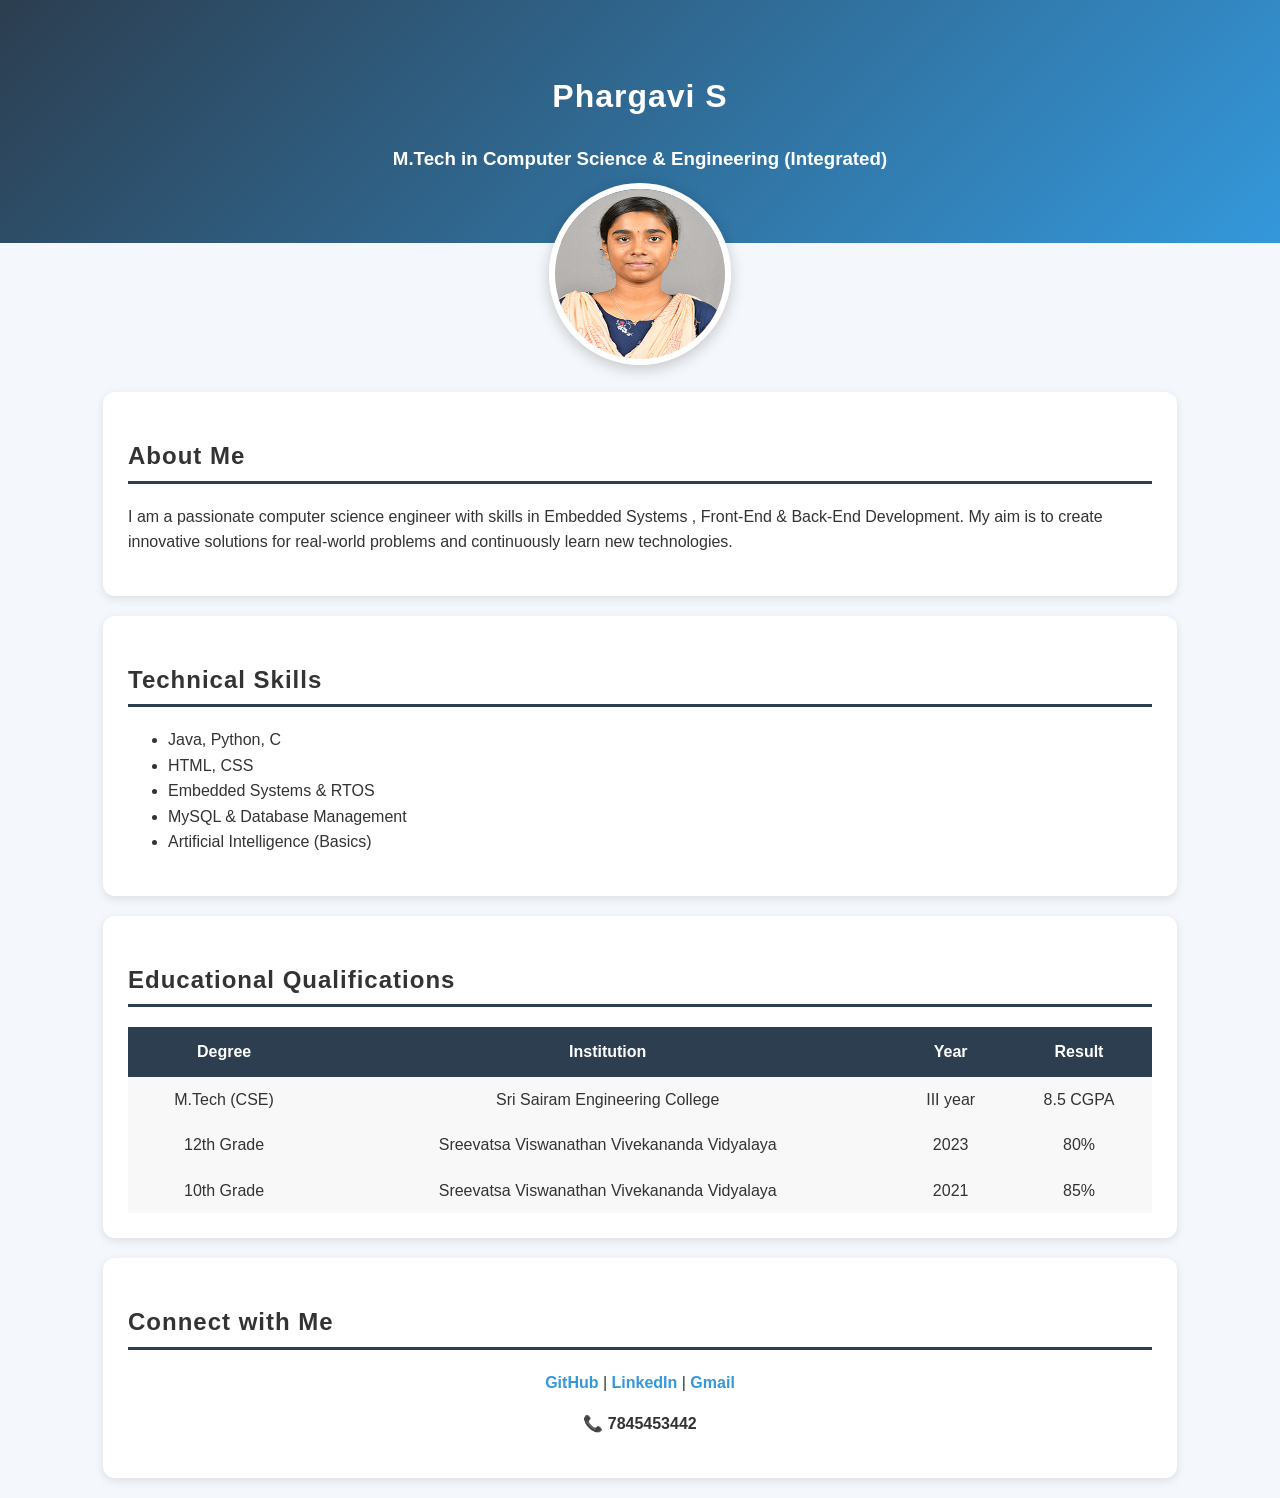
<file: index.html>
<!DOCTYPE html>
<head>
    <title>Phargavi Portfolio</title>
    <link rel="stylesheet" href="style.css">
</head>

<body>

    <!-- HEADER SECTION -->
    <header class="header">
        <h1 class="title">Phargavi S</h1>
        <h3 class="subtitle">M.Tech in Computer Science & Engineering (Integrated)</h3>
    </header>

    <!-- PROFILE IMAGE -->
    <div class="profile-pic-container">
        <img src="PHOT.png" class="profile-pic" alt="Profile Photo">
    </div>

    <!-- ABOUT SECTION -->
    <section class="card">
        <h2>About Me</h2>
        <p>
            I am a passionate computer science engineer with skills in Embedded Systems ,
            Front-End & Back-End Development. My aim is to create innovative solutions for 
            real-world problems and continuously learn new technologies.
        </p>
    </section>

    <!-- SKILLS SECTION -->
    <section class="card">
        <h2>Technical Skills</h2>
        <ul>
            <li>Java, Python, C</li>
            <li>HTML, CSS</li>
            <li>Embedded Systems & RTOS</li>
            <li>MySQL & Database Management</li>
            <li>Artificial Intelligence (Basics)</li>
        </ul>
    </section>

    <!-- EDUCATION SECTION -->
    <section class="card">
        <h2>Educational Qualifications</h2>
        <table>
            <tr>
                <th>Degree</th>
                <th>Institution</th>
                <th>Year</th>
                <th>Result</th>
            </tr>
            <tr>
                <td>M.Tech (CSE)</td>
                <td>Sri Sairam Engineering College</td>
                <td>III year</td>
                <td>8.5 CGPA</td>
            </tr>
            <tr>
                <td>12th Grade</td>
                <td>Sreevatsa Viswanathan Vivekananda Vidyalaya </td>
                <td>2023</td>
                <td>80%</td>
            </tr>
            <tr>
                <td>10th Grade</td>
                <td>Sreevatsa Viswanathan Vivekananda Vidyalaya </td>
                <td>2021</td>
                <td>85%</td>
            </tr>
        </table>
    </section>

    <!-- CONTACT LINKS -->
    <section class="card contact">
        <h2>Connect with Me</h2>
        <center>
        <p>
            <a href="https://github.com/Phargavi-S" target="_blank">GitHub</a> |
            <a href="https://www.linkedin.com/in/phargavi-s-97914b294/" target="_blank">LinkedIn</a> |
            <a href="mailto:sec23cj038@sairamtap.edu.in">Gmail</a>
        </p>
        <p class="phone">📞 7845453442</p>
        </center>
    </section>

    

</body>
</html>
</file>
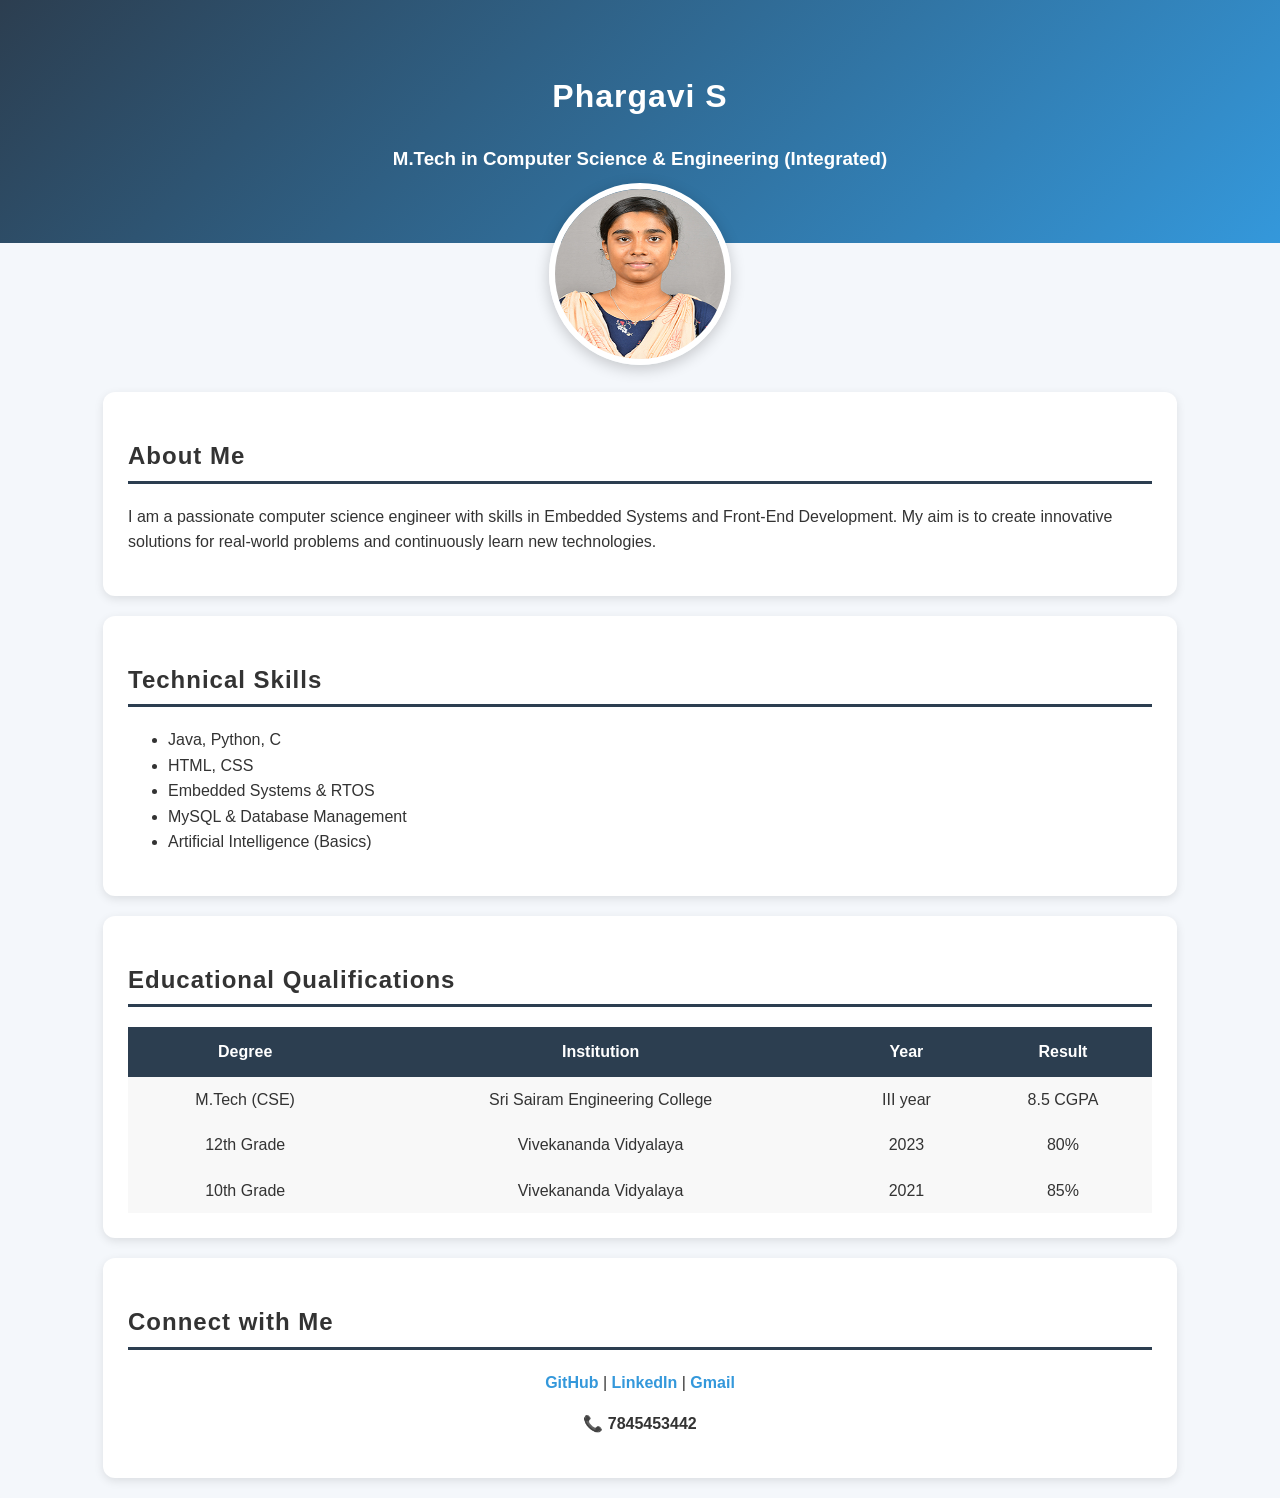
<file: ass2.html>
<!DOCTYPE html>
<head>
    <title>Phargavi Portfolio</title>
    <link rel="stylesheet" href="style.css">
</head>

<body>

    <!-- HEADER SECTION -->
    <header class="header">
        <h1 class="title">Phargavi S</h1>
        <h3 class="subtitle">M.Tech in Computer Science & Engineering (Integrated)</h3>
    </header>

    <!-- PROFILE IMAGE -->
    <div class="profile-pic-container">
        <img src="PHOT.png" class="profile-pic" alt="Profile Photo">
    </div>

    <!-- ABOUT SECTION -->
    <section class="card">
        <h2>About Me</h2>
        <p>
            I am a passionate computer science engineer with skills in Embedded Systems 
            and Front-End Development. My aim is to create innovative solutions for 
            real-world problems and continuously learn new technologies.
        </p>
    </section>

    <!-- SKILLS SECTION -->
    <section class="card">
        <h2>Technical Skills</h2>
        <ul>
            <li>Java, Python, C</li>
            <li>HTML, CSS</li>
            <li>Embedded Systems & RTOS</li>
            <li>MySQL & Database Management</li>
            <li>Artificial Intelligence (Basics)</li>
        </ul>
    </section>

    <!-- EDUCATION SECTION -->
    <section class="card">
        <h2>Educational Qualifications</h2>
        <table>
            <tr>
                <th>Degree</th>
                <th>Institution</th>
                <th>Year</th>
                <th>Result</th>
            </tr>
            <tr>
                <td>M.Tech (CSE)</td>
                <td>Sri Sairam Engineering College</td>
                <td>III year</td>
                <td>8.5 CGPA</td>
            </tr>
            <tr>
                <td>12th Grade</td>
                <td>Vivekananda Vidyalaya</td>
                <td>2023</td>
                <td>80%</td>
            </tr>
            <tr>
                <td>10th Grade</td>
                <td>Vivekananda Vidyalaya</td>
                <td>2021</td>
                <td>85%</td>
            </tr>
        </table>
    </section>

    <!-- CONTACT LINKS -->
    <section class="card contact">
        <h2>Connect with Me</h2>
        <center>
        <p>
            <a href="https://github.com/Phargavi-S" target="_blank">GitHub</a> |
            <a href="https://www.linkedin.com/in/phargavi-s-97914b294/" target="_blank">LinkedIn</a> |
            <a href="mailto:sec23cj038@sairamtap.edu.in">Gmail</a>
        </p>
        <p class="phone">📞 7845453442</p>
        </center>
    </section>

    

</body>
</html>
</file>
<file: style.css>
/* CSS VARIABLES*/
:root {
    --primary-color: #2c3e50;
    --accent-color: #3498db;
    --light-bg: #f4f7fb;
    --text-color: #333;
    --card-bg: #ffffff;
    --radius: 12px;
}

/* GLOBAL STYLES*/
body {
    margin: 0;
    padding: 0;
    background: var(--light-bg);
    font-family: "Poppins", sans-serif;
    color: var(--text-color);
    line-height: 1.6;
}

h1, h2 {
    letter-spacing: 1px;
}

/*HEADER*/
.header {
    background: linear-gradient(135deg, var(--primary-color), var(--accent-color));
    color: white;
    text-align: center;
    padding: 50px 20px;
    animation: slideDown 1s ease-in-out;
}

@keyframes slideDown {
    from { transform: translateY(-50px); opacity: 0; }
    to { transform: translateY(0); opacity: 1; }
}

/* PROFILE IMAGE*/
.profile-pic-container {
    text-align: center;
    margin-top: -60px;
}

.profile-pic {
    width: 170px;
    height: 170px;
    border-radius: 50%;
    border: 6px solid white;
    box-shadow: 0 4px 15px rgba(0,0,0,0.2);
    transition: transform .3s ease, box-shadow .3s ease;
}

.profile-pic:hover {
    transform: scale(1.1);
    box-shadow: 0 8px 25px rgba(0,0,0,0.3);
}

/* CARD SECTIONS*/
.card {
    background: var(--card-bg);
    width: 80%;
    margin: 20px auto;
    padding: 25px;
    border-radius: var(--radius);
    box-shadow: 0 3px 10px rgba(0,0,0,0.1);
    animation: fadeUp 1s ease-in-out;
    transition: transform 0.3s ease, box-shadow 0.3s ease;
}

/* Hover Pop Effect for Cards */
.card:hover {
    transform: scale(1.03);
    box-shadow: 0 6px 20px rgba(0,0,0,0.2);
}

@keyframes fadeUp {
    from { transform: translateY(30px); opacity: 0; }
    to { transform: translateY(0); opacity: 1; }
}

.card h2 {
    border-bottom: 3px solid var(--primary-color);
    padding-bottom: 5px;
}

/* TABLE STYLING */
table {
    width: 100%;
    border-collapse: collapse;
    text-align: center;
    margin-top: 15px;
}

th {
    background: var(--primary-color);
    color: #fff;
    padding: 12px;
}

td {
    padding: 10px;
    background: #f8f8f8;
}

table tr {
    transition: transform .3s ease, background-color .3s ease;
}

table tr:hover {
    transform: scale(1.02);
    background-color: #e9f2ff;
}

/* CONTACT LINKS*/
.contact a {
    color: var(--accent-color);
    text-decoration: none;
    font-weight: bold;
    transition: color .3s ease, transform .3s ease;
}

.contact a:hover {
    transform: scale(1.1);
    color: var(--primary-color);
}

.phone {
    font-weight: bold;
}


  /*  RESPONSIVE DESIGN*/
@media (max-width: 768px) {
    .card {
        width: 90%;
    }
}
</file>
